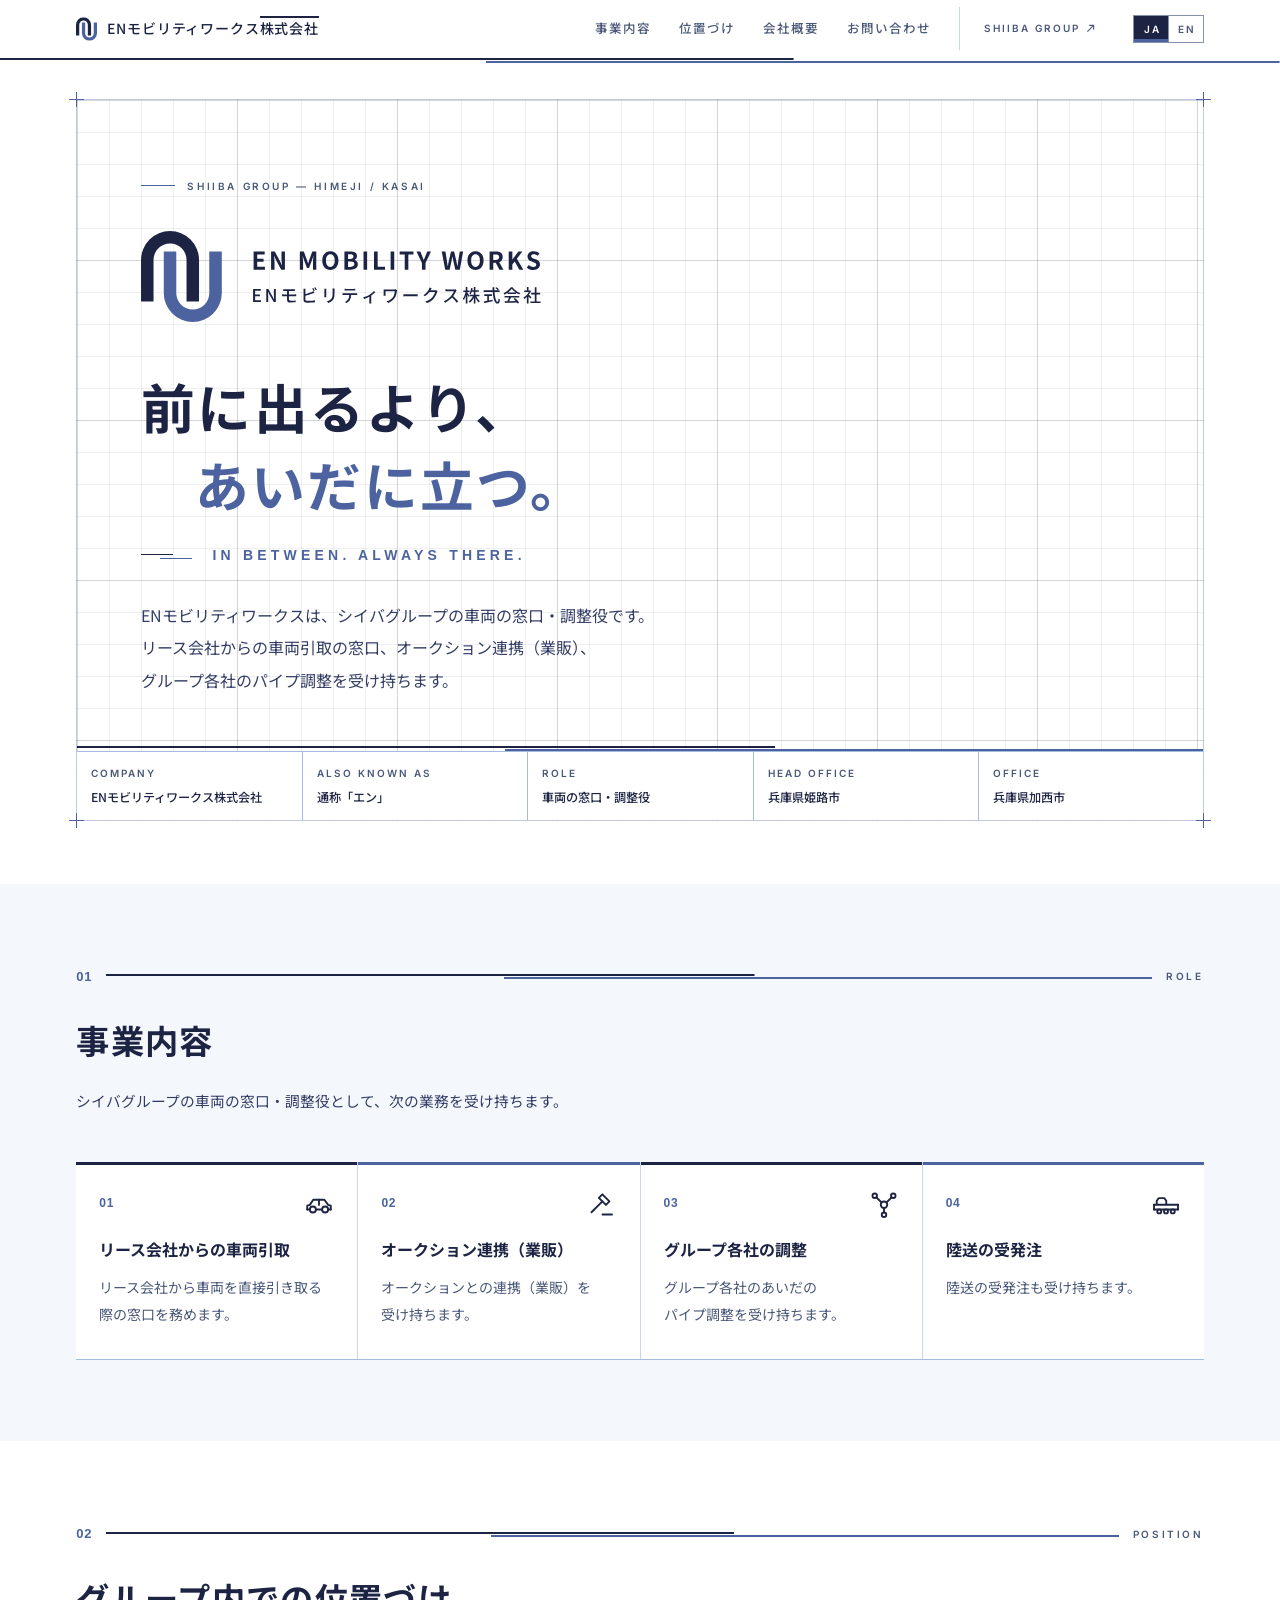
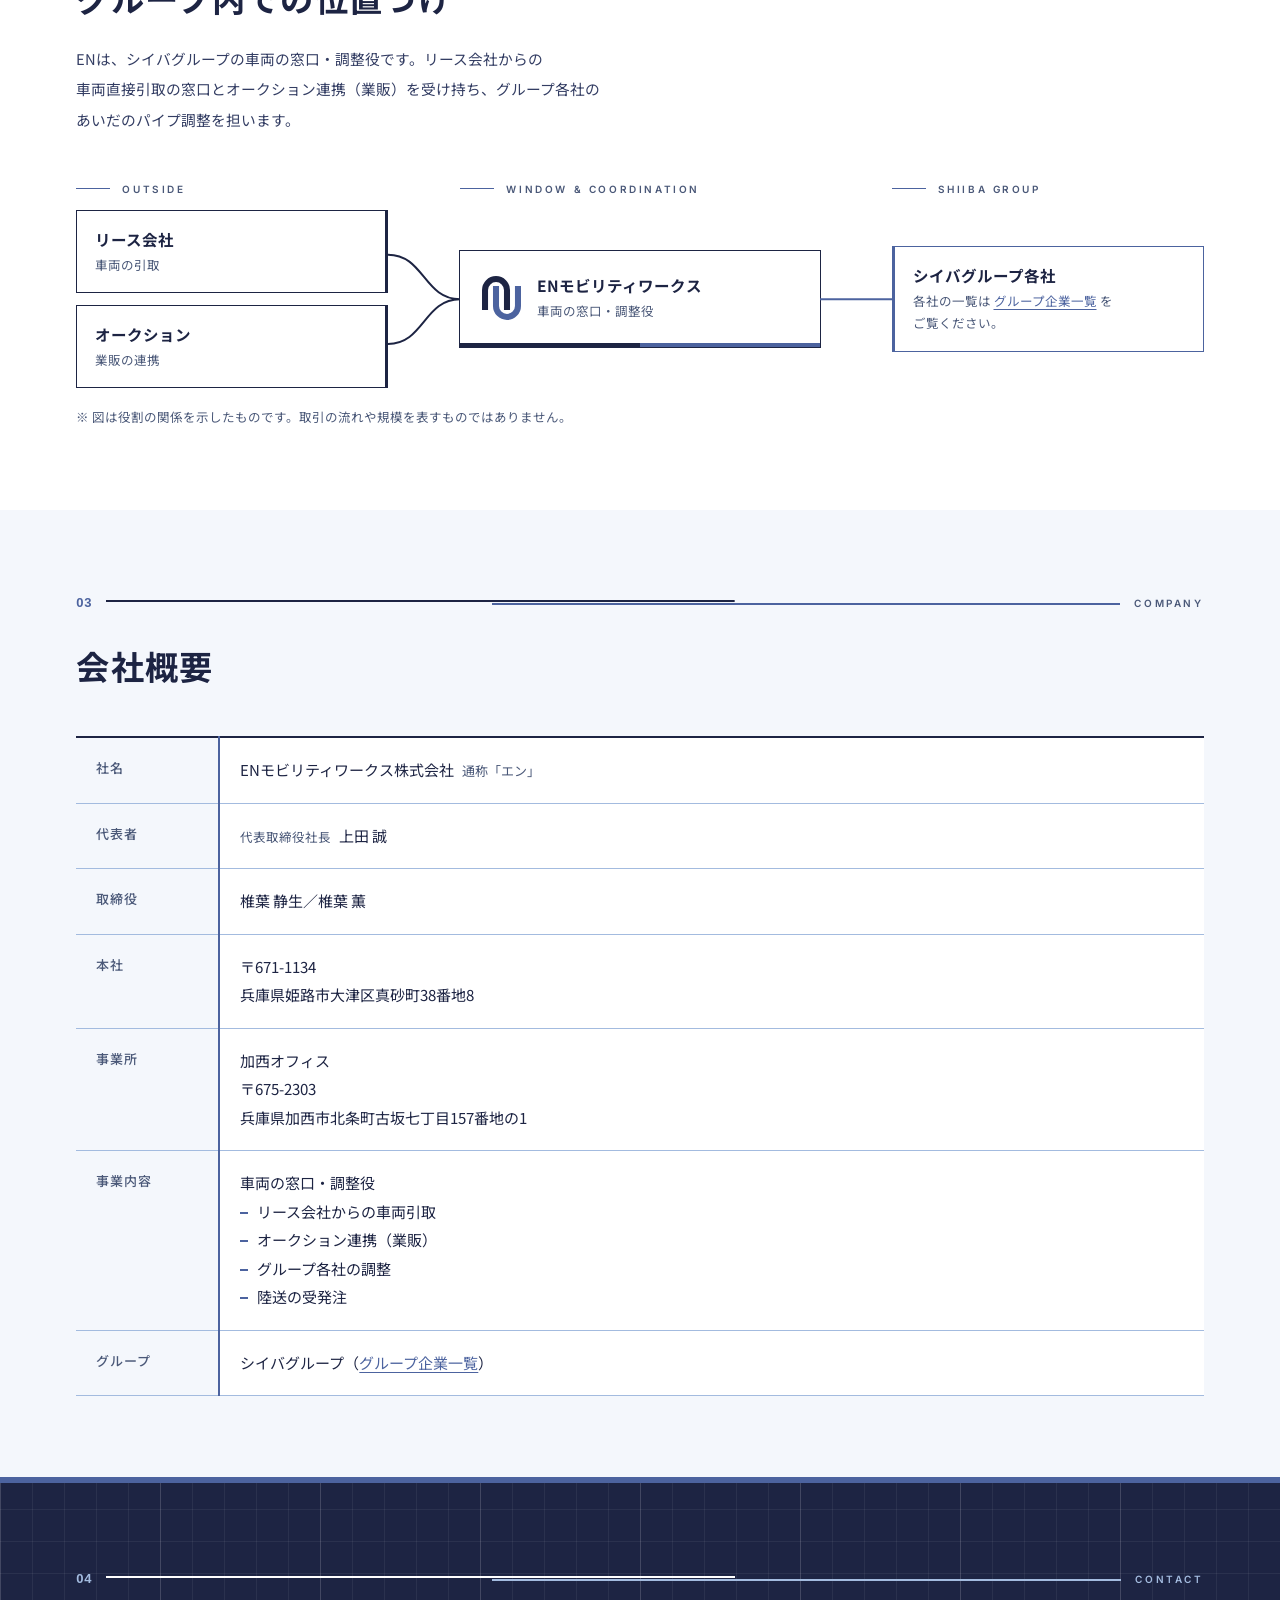
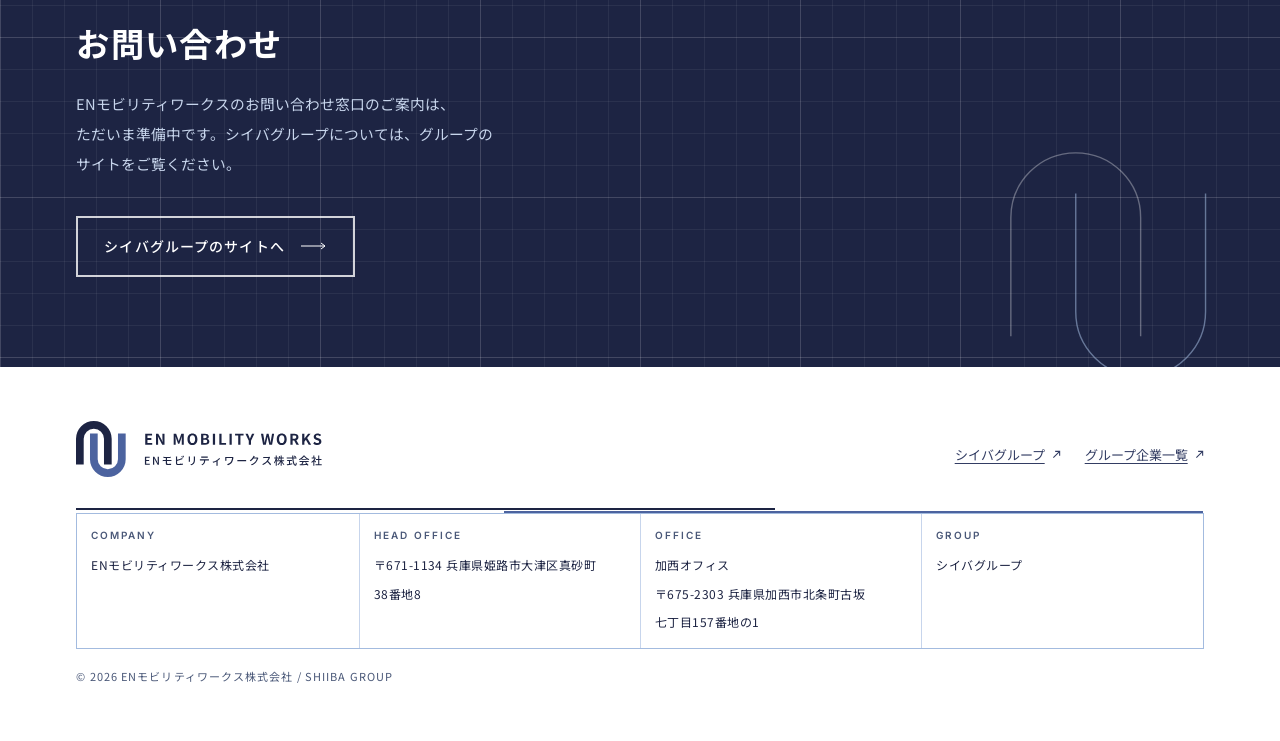
<file: index.html>
<!doctype html>
<html lang="ja">
<head>
<meta charset="utf-8">
<meta name="viewport" content="width=device-width, initial-scale=1">
<meta name="google-site-verification" content="N2fTzN17R7KPYbepOB4gUtdCxkQU84EeI4ezeOl0Rp4">
<link rel="canonical" href="https://www.en0418.co.jp/">
<link rel="alternate" hreflang="ja" href="https://www.en0418.co.jp/">
<link rel="alternate" hreflang="en" href="https://www.en0418.co.jp/english/">
<link rel="alternate" hreflang="x-default" href="https://www.en0418.co.jp/">
<title>ENモビリティワークス株式会社｜シイバグループ 車両の窓口・調整役</title>
<meta name="description" content="ENモビリティワークス株式会社（通称「エン」）は、シイバグループの車両の窓口・調整役です。リース会社からの車両引取、オークション連携（業販）、グループ各社の調整を受け持ちます。本社 兵庫県姫路市、加西オフィス 兵庫県加西市。">
<meta name="theme-color" content="#FFFFFF">

<meta property="og:type" content="website">
<meta property="og:locale" content="ja_JP">
<meta property="og:site_name" content="ENモビリティワークス株式会社">
<meta property="og:title" content="ENモビリティワークス株式会社｜シイバグループ 車両の窓口・調整役">
<meta property="og:description" content="シイバグループの車両の窓口・調整役。リース会社からの車両引取、オークション連携（業販）、グループ各社の調整を受け持ちます。">
<meta property="og:url" content="https://www.en0418.co.jp/">
<meta property="og:image" content="https://www.en0418.co.jp/og-image.png">
<meta property="og:image:width" content="1200">
<meta property="og:image:height" content="630">
<meta name="twitter:card" content="summary_large_image">

<link rel="icon" href="favicon.svg" type="image/svg+xml">
<link rel="icon" href="favicon-32.png" sizes="32x32" type="image/png">
<link rel="apple-touch-icon" href="apple-touch-icon.png">

<link rel="preconnect" href="https://fonts.googleapis.com">
<link rel="preconnect" href="https://fonts.gstatic.com" crossorigin>
<link rel="stylesheet" href="https://fonts.googleapis.com/css2?family=Syncopate:wght@700&family=Inter:wght@300;400;600;700&family=Noto+Sans+JP:wght@300;400;500;700&display=swap">
<link rel="stylesheet" href="style.css?v=20261030">
<script>
(function(){
  var d = document.documentElement;
  if (!window.matchMedia || matchMedia('(prefers-reduced-motion: reduce)').matches) return;
  if (/[?&]nopre(?:[=&#]|$)/.test(location.search)) return;
  d.classList.add('op');
  setTimeout(function(){ d.classList.remove('op', 'op-skip'); }, 4600);
})();
</script>
</head>
<body id="top">

<div id="op" hidden aria-hidden="true">
  <div class="op-box">
    <div class="op-lk">
      <img class="op-wm" src="assets/en-lockup-navy.svg" width="352" height="80" alt="">
      <div class="op-mw">
        <svg class="op-mk" viewBox="0 0 71 80" focusable="false">
          <path class="op-a" fill="#1D2443" d="M0 62V25.5A25.5 25.5 0 0 1 51 25.5V62H40V25.5A14.5 14.5 0 0 0 11 25.5V62Z"/>
          <path class="op-b" fill="#4C639F" d="M71 18V54.5A25.5 25.5 0 0 1 20 54.5V18H31V54.5A14.5 14.5 0 0 0 60 54.5V18Z"/>
        </svg>
      </div>
    </div>
    <div class="op-seam"><i></i><i></i></div>
  </div>
</div>

<svg width="0" height="0" style="position:absolute" aria-hidden="true" focusable="false"><defs>
  <symbol id="en-mark" viewBox="0 0 71 80">
    <path fill="#1D2443" d="M0 62V25.5A25.5 25.5 0 0 1 51 25.5V62H40V25.5A14.5 14.5 0 0 0 11 25.5V62Z"/>
    <path fill="#4C639F" d="M71 18V54.5A25.5 25.5 0 0 1 20 54.5V18H31V54.5A14.5 14.5 0 0 0 60 54.5V18Z"/>
  </symbol>
  <symbol id="ic-pickup" viewBox="0 0 24 24">
    <path d="M2.6 16.4v-3.1l2.1-.6 2.7-4.1h8.9l3 4.1 2.1.6v3.1"/>
    <path d="M2.6 16.4h1.9M9.7 16.4h4.6M19.5 16.4h1.9"/>
    <circle cx="7.1" cy="16.4" r="2.4"/><circle cx="16.9" cy="16.4" r="2.4"/>
    <path d="M12 8.6v4.1"/>
  </symbol>
  <symbol id="ic-auction" viewBox="0 0 24 24">
    <path d="M10.26 7.08 15.92 12.74 18.74 9.92 13.08 4.26Z"/>
    <path d="M13.09 9.91 4.4 18.6"/>
    <path d="M13.2 20.4h7.6"/>
  </symbol>
  <symbol id="ic-hub" viewBox="0 0 24 24">
    <circle cx="12" cy="12.6" r="2.6"/>
    <circle cx="4.6" cy="5.4" r="1.8"/><circle cx="19.4" cy="5.4" r="1.8"/><circle cx="12" cy="20.6" r="1.8"/>
    <path d="M5.9 6.7 10.1 10.8M18.1 6.7 13.9 10.8M12 15.2v3.6"/>
  </symbol>
  <symbol id="ic-carrier" viewBox="0 0 24 24">
    <path d="M4.6 11.9V9.4l1.6-2.1h4.4l1.6 2.1v2.5"/>
    <path d="M2.4 12.6h19.2"/>
    <path d="M2.4 12.6v3.8M21.6 12.6v3.8"/>
    <path d="M2.4 16.4h19.2"/>
    <circle cx="6.6" cy="17.9" r="1.6"/><circle cx="12" cy="17.9" r="1.6"/><circle cx="17.4" cy="17.9" r="1.6"/>
  </symbol>
  <symbol id="ic-ext" viewBox="0 0 10 10">
    <path d="M3.5 1.5h5v5M8.5 1.5 1.5 8.5" fill="none" stroke="currentColor" stroke-width="1.2"/>
  </symbol>
</defs></svg>

<a class="skip" href="#main">本文へスキップ</a>

<header>
  <div class="hd wrap">
    <a class="brand" href="#top" aria-label="ENモビリティワークス株式会社 ページの先頭へ">
      <svg viewBox="0 0 71 80" width="21" height="24" aria-hidden="true"><use href="#en-mark"/></svg>
      <span>ENモビリティワークス<span class="co">株式会社</span></span>
    </a>
    <nav aria-label="ページ内">
      <a class="sec" href="#role">事業内容</a>
      <a class="sec" href="#position">位置づけ</a>
      <a class="sec" href="#company">会社概要</a>
      <a href="#contact">お問い合わせ</a>
      <a class="grp" href="https://www.shiiba-0418.com/" rel="noopener">SHIIBA GROUP<svg class="ext" viewBox="0 0 10 10" aria-hidden="true"><use href="#ic-ext"/></svg></a>
    </nav>
  </div>
</header>

<main id="main">

<section id="hero" class="wrap" aria-labelledby="h-title">
  <div class="sheet">
    <svg class="reg tl" viewBox="0 0 15 15" aria-hidden="true"><path d="M7.5 0V15M0 7.5H15" stroke="currentColor" stroke-width="1"/></svg>
    <svg class="reg tr" viewBox="0 0 15 15" aria-hidden="true"><path d="M7.5 0V15M0 7.5H15" stroke="currentColor" stroke-width="1"/></svg>
    <svg class="reg bl" viewBox="0 0 15 15" aria-hidden="true"><path d="M7.5 0V15M0 7.5H15" stroke="currentColor" stroke-width="1"/></svg>
    <svg class="reg br" viewBox="0 0 15 15" aria-hidden="true"><path d="M7.5 0V15M0 7.5H15" stroke="currentColor" stroke-width="1"/></svg>

    <div class="hero-grid">
    <div class="hero-txt">
    <div class="lab"><i></i><span><span class="nw">Shiiba Group —</span> <span class="nw">Himeji / Kasai</span></span></div>

    <h1 class="h1" id="h-title">
      <img src="assets/en-lockup-navy.svg" alt="ENモビリティワークス株式会社" width="352" height="80">
    </h1>

    <p class="catch">
      <span class="ln">前に出るより、</span>
      <span class="ln b">あいだに立つ。</span>
    </p>
    <p class="sub"><i></i><span lang="en"><span class="nw">In between.</span> <span class="nw">Always there.</span></span></p>

    <p class="lede">ENモビリティワークスは、シイバグループの車両の窓口・調整役です。リース会社からの車両引取の窓口、オークション連携（業販）、グループ各社のパイプ調整を受け持ちます。</p>
    </div>

    </div>

    <div class="tbk">
      <div><b>Company</b><span>ENモビリティワークス株式会社</span></div>
      <div><b>Also known as</b><span>通称「エン」</span></div>
      <div><b>Role</b><span>車両の窓口・調整役</span></div>
      <div><b>Head office</b><span>兵庫県姫路市</span></div>
      <div><b>Office</b><span>兵庫県加西市</span></div>
    </div>
  </div>
</section>

<section id="role" class="blk" aria-labelledby="h-role">
  <div class="wrap">
    <div class="chap" aria-hidden="true"><span class="no">01</span><span class="ln"></span><span class="nm">Role</span></div>
    <h2 id="h-role">事業内容</h2>
    <p class="intro">シイバグループの車両の窓口・調整役として、次の業務を受け持ちます。</p>

    <ul class="roles">
      <li>
        <div class="top"><span class="n">01</span><svg class="ic" viewBox="0 0 24 24" aria-hidden="true"><use href="#ic-pickup"/></svg></div>
        <h3>リース会社からの車両引取</h3>
        <p>リース会社から車両を直接引き取る際の窓口を務めます。</p>
      </li>
      <li>
        <div class="top"><span class="n">02</span><svg class="ic" viewBox="0 0 24 24" aria-hidden="true"><use href="#ic-auction"/></svg></div>
        <h3>オークション連携（業販）</h3>
        <p>オークションとの連携（業販）を受け持ちます。</p>
      </li>
      <li>
        <div class="top"><span class="n">03</span><svg class="ic" viewBox="0 0 24 24" aria-hidden="true"><use href="#ic-hub"/></svg></div>
        <h3>グループ各社の調整</h3>
        <p>グループ各社のあいだのパイプ調整を受け持ちます。</p>
      </li>
      <li>
        <div class="top"><span class="n">04</span><svg class="ic" viewBox="0 0 24 24" aria-hidden="true"><use href="#ic-carrier"/></svg></div>
        <h3>陸送の受発注</h3>
        <p>陸送の受発注も受け持ちます。</p>
      </li>
    </ul>
  </div>
</section>

<section id="position" class="blk" aria-labelledby="h-pos">
  <div class="wrap">
    <div class="chap" aria-hidden="true"><span class="no">02</span><span class="ln"></span><span class="nm">Position</span></div>
    <h2 id="h-pos">グループ内での位置づけ</h2>
    <p class="intro">ENは、シイバグループの車両の窓口・調整役です。リース会社からの車両直接引取の窓口とオークション連携（業販）を受け持ち、グループ各社のあいだのパイプ調整を担います。</p>

    <div class="pos" role="group" aria-label="ENモビリティワークスの位置づけ（外部、EN、シイバグループ各社の関係）">
      <div class="lab l-out"><i></i>Outside</div>
      <div class="node n-lease"><strong>リース会社</strong><small>車両の引取</small></div>
      <div class="node n-auc"><strong>オークション</strong><small>業販の連携</small></div>

      <div class="conn c-in" aria-hidden="true">
        <svg class="h" viewBox="0 0 100 100" preserveAspectRatio="none"><path d="M0 25C50 25 50 50 100 50M0 75C50 75 50 50 100 50" vector-effect="non-scaling-stroke"/></svg>
        <span class="v"></span>
      </div>

      <div class="lab l-en"><i></i>Window &amp; Coordination</div>
      <div class="node core">
        <svg viewBox="0 0 71 80" width="39" height="44" aria-hidden="true"><use href="#en-mark"/></svg>
        <div><strong>ENモビリティワークス</strong><small>車両の窓口・調整役</small></div>
      </div>

      <div class="conn c-out" aria-hidden="true">
        <svg class="h" viewBox="0 0 100 100" preserveAspectRatio="none"><path d="M0 50H100" vector-effect="non-scaling-stroke"/></svg>
        <span class="v"></span>
      </div>

      <div class="lab l-grp"><i></i>Shiiba Group</div>
      <div class="node n-grp">
        <strong>シイバグループ各社</strong>
        <small>各社の一覧は <a href="https://www.shiiba-0418.com/group.html" rel="noopener">グループ企業一覧</a> をご覧ください。</small>
      </div>
    </div>
    <p class="pos-note">※ 図は役割の関係を示したものです。取引の流れや規模を表すものではありません。</p>
  </div>
</section>

<section id="company" class="blk" aria-labelledby="h-co">
  <div class="wrap">
    <div class="chap" aria-hidden="true"><span class="no">03</span><span class="ln"></span><span class="nm">Company</span></div>
    <h2 id="h-co">会社概要</h2>

    <table class="co">
      <tbody>
        <tr><th scope="row">社名</th><td>ENモビリティワークス株式会社<span class="alias">通称「エン」</span></td></tr>
        <tr><th scope="row">代表者</th><td><small>代表取締役社長</small>上田 誠</td></tr>
        <tr><th scope="row">取締役</th><td>椎葉 静生／椎葉 薫</td></tr>
        <tr><th scope="row">本社</th><td>〒671-1134<br>兵庫県姫路市大津区真砂町38番地8</td></tr>
        <tr><th scope="row">事業所</th><td>加西オフィス<br>〒675-2303<br><span style="white-space:nowrap">兵庫県加西市</span><wbr><span style="white-space:nowrap">北条町古坂</span><wbr><span style="white-space:nowrap">七丁目157番地の1</span></td></tr>
        <tr><th scope="row">事業内容</th><td>
          車両の窓口・調整役
          <ul>
            <li>リース会社からの車両引取</li>
            <li>オークション連携（業販）</li>
            <li>グループ各社の調整</li>
            <li>陸送の受発注</li>
          </ul>
        </td></tr>
        <tr><th scope="row">グループ</th><td>シイバグループ（<a href="https://www.shiiba-0418.com/group.html" rel="noopener">グループ企業一覧</a>）</td></tr>
      </tbody>
    </table>
  </div>
</section>

<section id="contact" aria-labelledby="h-ct">
  <svg class="arches" viewBox="0 0 71 80" aria-hidden="true" focusable="false">
    <path class="a" d="M5.5 62V25.5A20 20 0 0 1 45.5 25.5V62"/>
    <path class="b" d="M65.5 18V54.5A20 20 0 0 1 25.5 54.5V18"/>
  </svg>
  <div class="wrap">
    <div class="chap" aria-hidden="true"><span class="no">04</span><span class="ln"></span><span class="nm">Contact</span></div>
    <h2 id="h-ct">お問い合わせ</h2>
    <p class="intro">ENモビリティワークスの<wbr><span style="white-space:nowrap">お問い合わせ窓口</span>の<wbr>ご案内は、ただいま準備中です。シイバグループについては、グループのサイトをご覧ください。</p>
    <a class="btn" href="https://www.shiiba-0418.com/" rel="noopener">
      <span>シイバグループのサイトへ</span>
      <svg viewBox="0 0 26 8" aria-hidden="true"><path d="M0 4h24M20 1l4 3-4 3" fill="none" stroke="currentColor" stroke-width="1"/></svg>
    </a>
  </div>
</section>

</main>

<footer class="wrap">
  <div class="f-top">
    <img src="assets/en-lockup-navy.svg" alt="ENモビリティワークス株式会社" width="246" height="56">
    <nav class="f-links" aria-label="シイバグループ">
      <a href="https://www.shiiba-0418.com/" rel="noopener">シイバグループ<svg class="ext" viewBox="0 0 10 10" aria-hidden="true"><use href="#ic-ext"/></svg></a>
      <a href="https://www.shiiba-0418.com/group.html" rel="noopener">グループ企業一覧<svg class="ext" viewBox="0 0 10 10" aria-hidden="true"><use href="#ic-ext"/></svg></a>
    </nav>
  </div>
  <div class="f-block">
    <div><b>Company</b><span>ENモビリティワークス株式会社</span></div>
    <div><b>Head office</b><span>〒671-1134 <span style="white-space:nowrap">兵庫県姫路市</span><wbr><span style="white-space:nowrap">大津区真砂町</span><wbr><span style="white-space:nowrap">38番地8</span></span></div>
    <div><b>Office</b><span>加西オフィス<br>〒675-2303 <span style="white-space:nowrap">兵庫県加西市</span><wbr><span style="white-space:nowrap">北条町古坂</span><wbr><span style="white-space:nowrap">七丁目157番地の1</span></span></div>
    <div><b>Group</b><span>シイバグループ</span></div>
  </div>
  <div class="f-cr">© 2026 ENモビリティワークス株式会社 / SHIIBA GROUP</div>
</footer>

<script>
(function(){
  var d = document.documentElement, op = document.getElementById('op');
  if (!op || !d.classList.contains('op')) return;
  var done = false, skipping = false;
  function end(){
    if (done) return; done = true;
    d.classList.remove('op', 'op-skip');
    window.removeEventListener('keydown', key);
  }
  function skip(){
    if (done || skipping) return; skipping = true;
    d.classList.add('op-skip');
    setTimeout(end, 300);
  }
  function key(e){
    if (!d.classList.contains('op')) { end(); return; }
    if (e.key === 'Escape' || e.key === 'Enter' || e.key === ' ' || e.key === 'Tab'){
      if (e.key !== 'Tab') e.preventDefault();
      skip();
    }
  }
  op.addEventListener('click', skip);
  op.addEventListener('touchstart', skip, {passive:true});
  window.addEventListener('keydown', key);
  op.addEventListener('animationend', function(e){ if (e.target === op) end(); });
})();
</script>
<script src="lang.js"></script>
</body>
</html>
</file>
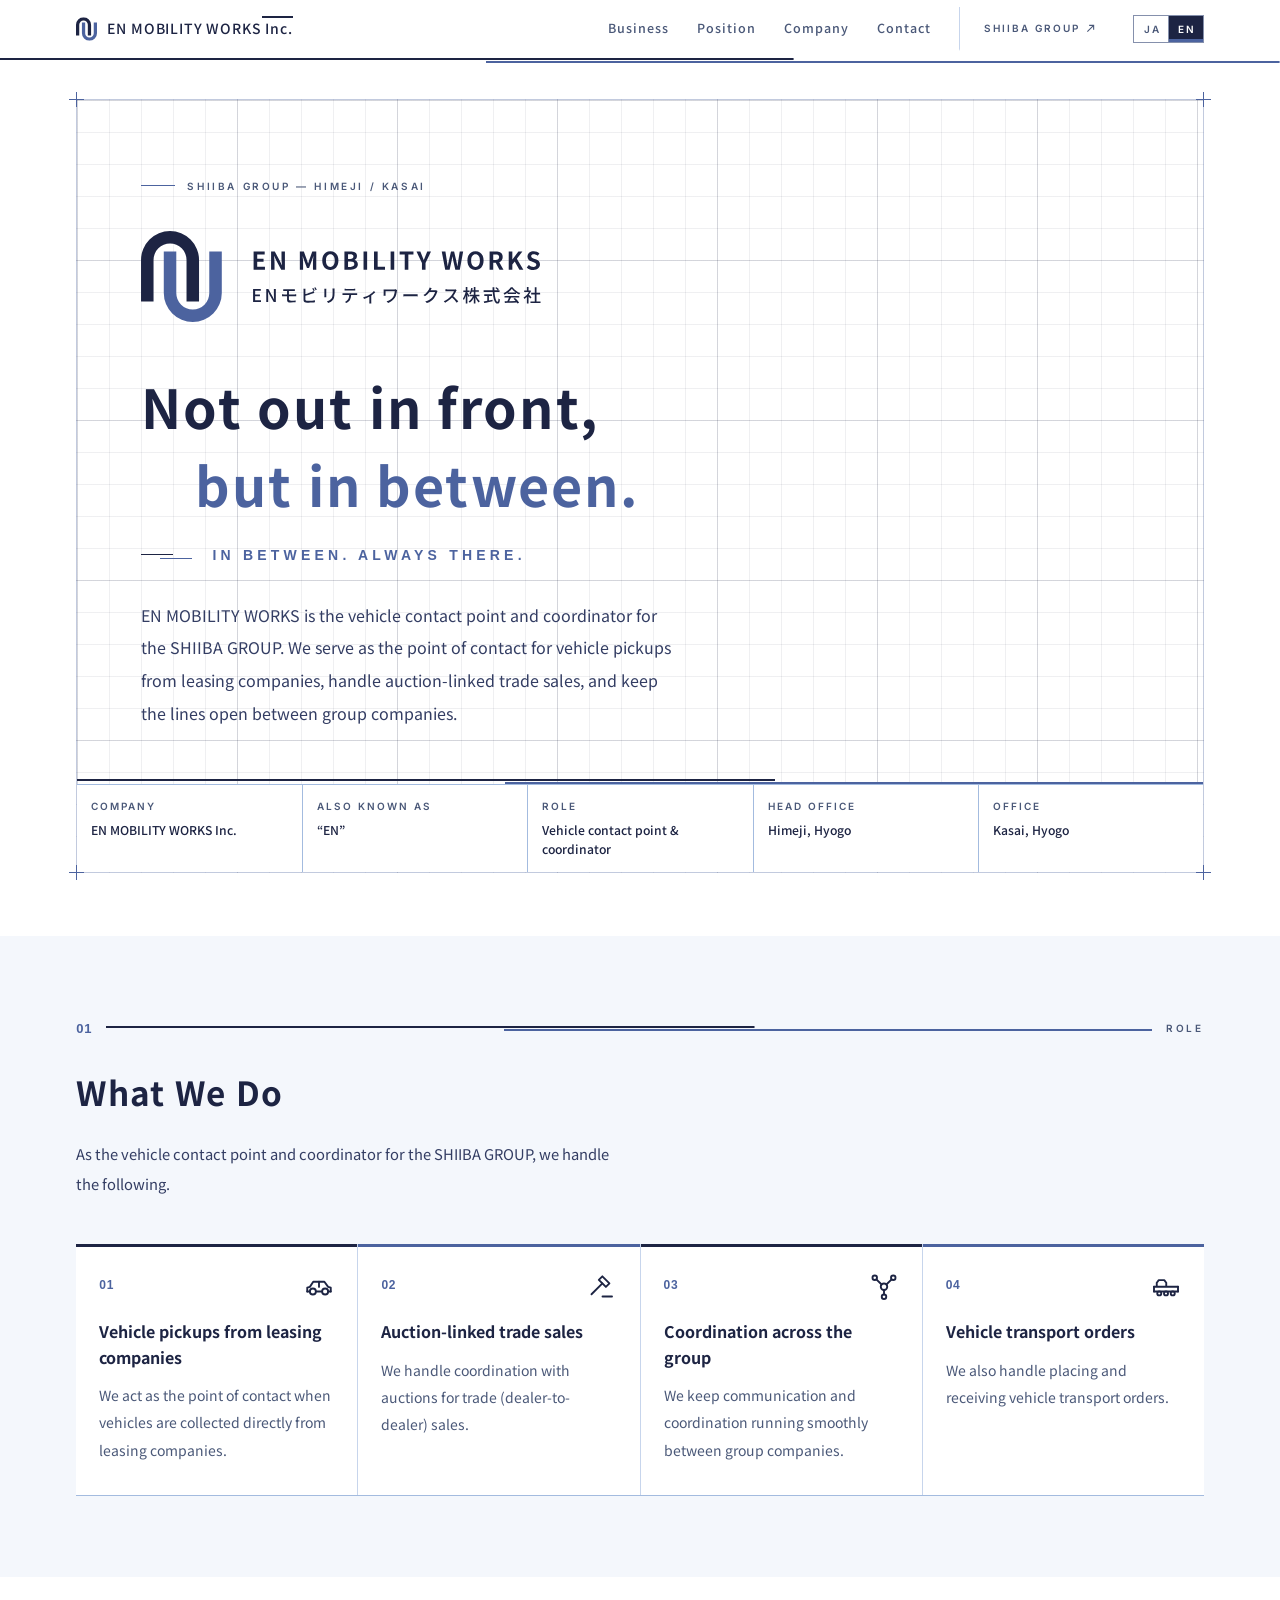
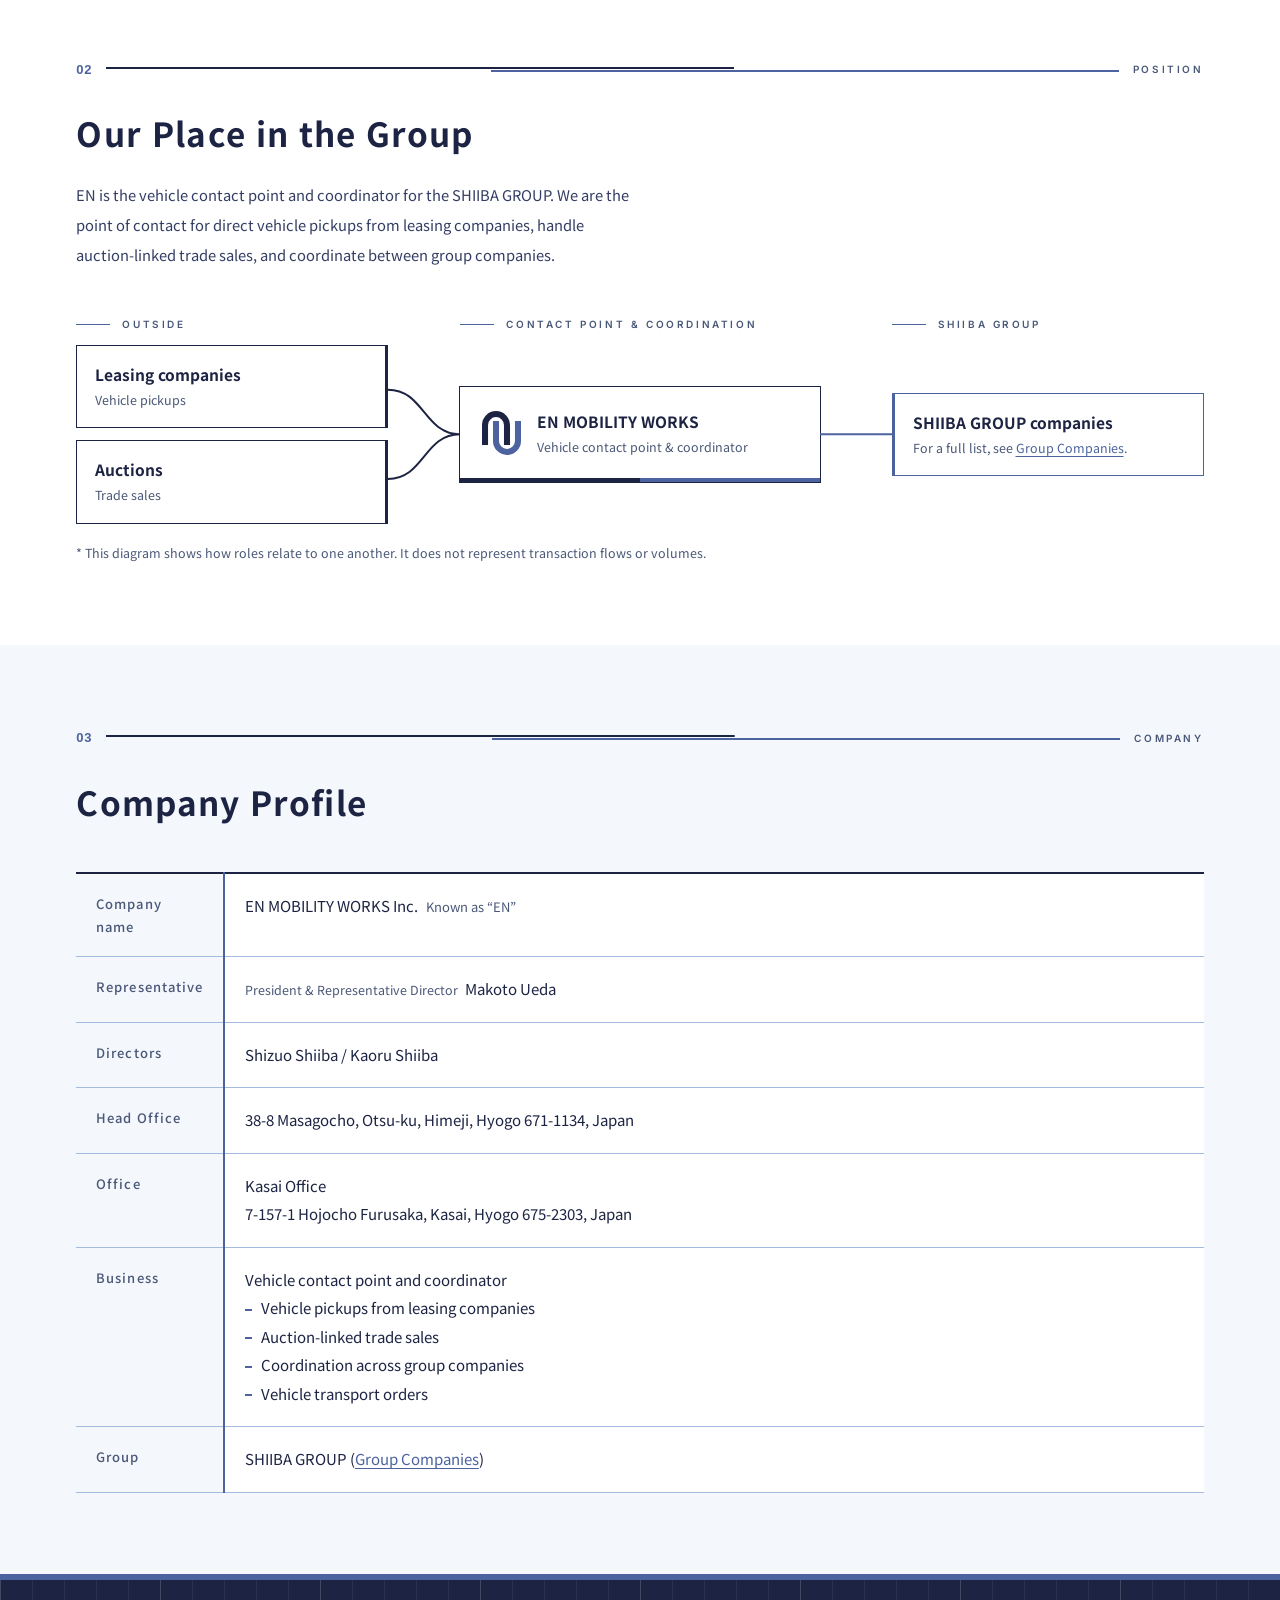
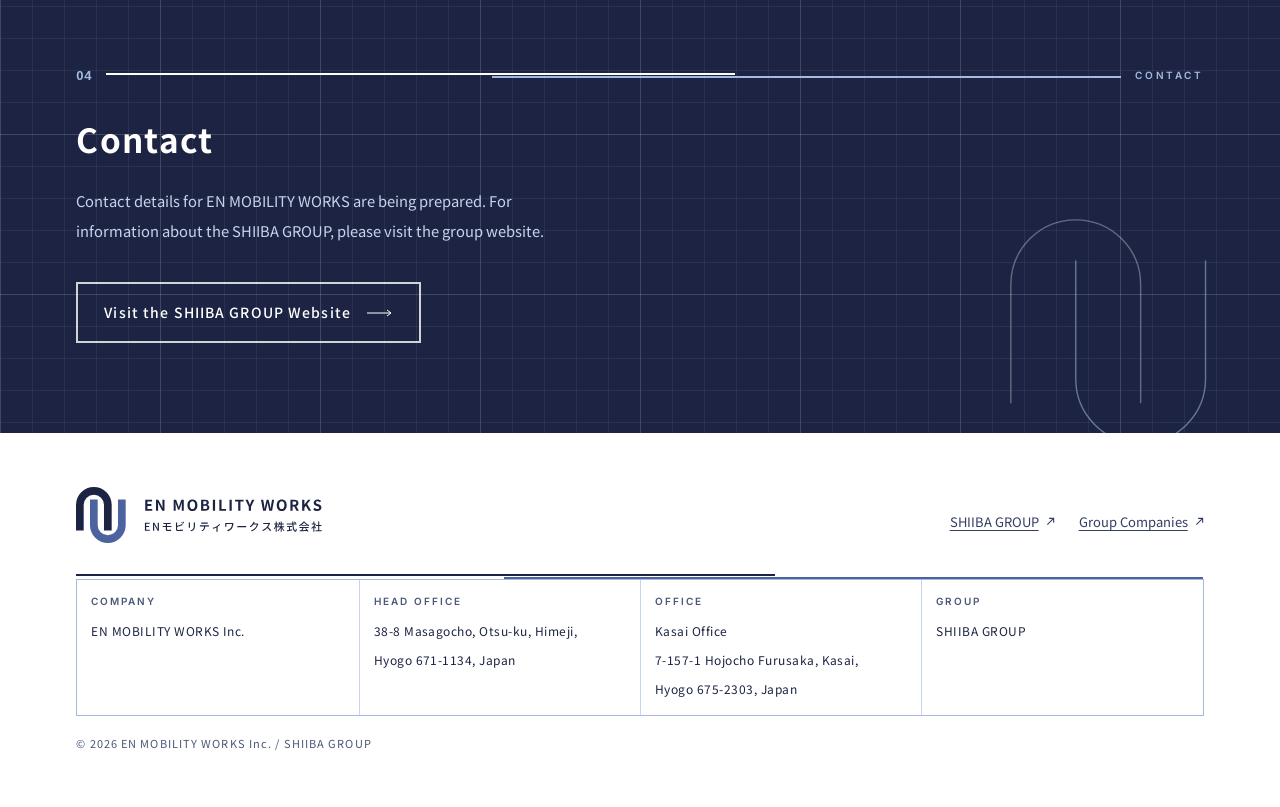
<file: english/index.html>
<!doctype html>
<html lang="en">
<head>
<meta charset="utf-8">
<meta name="viewport" content="width=device-width, initial-scale=1">
<link rel="canonical" href="https://www.en0418.co.jp/english/">
<link rel="alternate" hreflang="ja" href="https://www.en0418.co.jp/">
<link rel="alternate" hreflang="en" href="https://www.en0418.co.jp/english/">
<link rel="alternate" hreflang="x-default" href="https://www.en0418.co.jp/">
<title>EN MOBILITY WORKS Inc. | Vehicle Contact Point &amp; Coordinator | SHIIBA GROUP</title>
<meta name="description" content="EN MOBILITY WORKS Inc. (known as &quot;EN&quot;) is the vehicle contact point and coordinator for the SHIIBA GROUP, handling vehicle pickups from leasing companies, auction-linked trade sales, and coordination across group companies. Head Office in Himeji, Hyogo; Kasai Office in Kasai, Hyogo.">
<meta name="theme-color" content="#FFFFFF">

<meta property="og:type" content="website">
<meta property="og:locale" content="en_US">
<meta property="og:locale:alternate" content="ja_JP">
<meta property="og:site_name" content="EN MOBILITY WORKS Inc.">
<meta property="og:title" content="EN MOBILITY WORKS Inc. | Vehicle Contact Point &amp; Coordinator | SHIIBA GROUP">
<meta property="og:description" content="The vehicle contact point and coordinator for the SHIIBA GROUP, handling vehicle pickups from leasing companies, auction-linked trade sales, and coordination across group companies.">
<meta property="og:url" content="https://www.en0418.co.jp/english/">
<meta property="og:image" content="https://www.en0418.co.jp/og-image.png">
<meta property="og:image:width" content="1200">
<meta property="og:image:height" content="630">
<meta name="twitter:card" content="summary_large_image">

<link rel="icon" href="../favicon.svg" type="image/svg+xml">
<link rel="icon" href="../favicon-32.png" sizes="32x32" type="image/png">
<link rel="apple-touch-icon" href="../apple-touch-icon.png">

<link rel="preconnect" href="https://fonts.googleapis.com">
<link rel="preconnect" href="https://fonts.gstatic.com" crossorigin>
<link rel="stylesheet" href="https://fonts.googleapis.com/css2?family=Syncopate:wght@700&family=Inter:wght@300;400;600;700&family=Noto+Sans+JP:wght@300;400;500;700&display=swap">
<link rel="stylesheet" href="../style.css?v=20261030">
<script>
(function(){
  var d = document.documentElement;
  if (!window.matchMedia || matchMedia('(prefers-reduced-motion: reduce)').matches) return;
  if (/[?&]nopre(?:[=&#]|$)/.test(location.search)) return;
  d.classList.add('op');
  setTimeout(function(){ d.classList.remove('op', 'op-skip'); }, 4600);
})();
</script>
</head>
<body id="top">

<div id="op" hidden aria-hidden="true">
  <div class="op-box">
    <div class="op-lk">
      <img class="op-wm" src="../assets/en-lockup-navy.svg" width="352" height="80" alt="">
      <div class="op-mw">
        <svg class="op-mk" viewBox="0 0 71 80" focusable="false">
          <path class="op-a" fill="#1D2443" d="M0 62V25.5A25.5 25.5 0 0 1 51 25.5V62H40V25.5A14.5 14.5 0 0 0 11 25.5V62Z"/>
          <path class="op-b" fill="#4C639F" d="M71 18V54.5A25.5 25.5 0 0 1 20 54.5V18H31V54.5A14.5 14.5 0 0 0 60 54.5V18Z"/>
        </svg>
      </div>
    </div>
    <div class="op-seam"><i></i><i></i></div>
  </div>
</div>

<svg width="0" height="0" style="position:absolute" aria-hidden="true" focusable="false"><defs>
  <symbol id="en-mark" viewBox="0 0 71 80">
    <path fill="#1D2443" d="M0 62V25.5A25.5 25.5 0 0 1 51 25.5V62H40V25.5A14.5 14.5 0 0 0 11 25.5V62Z"/>
    <path fill="#4C639F" d="M71 18V54.5A25.5 25.5 0 0 1 20 54.5V18H31V54.5A14.5 14.5 0 0 0 60 54.5V18Z"/>
  </symbol>
  <symbol id="ic-pickup" viewBox="0 0 24 24">
    <path d="M2.6 16.4v-3.1l2.1-.6 2.7-4.1h8.9l3 4.1 2.1.6v3.1"/>
    <path d="M2.6 16.4h1.9M9.7 16.4h4.6M19.5 16.4h1.9"/>
    <circle cx="7.1" cy="16.4" r="2.4"/><circle cx="16.9" cy="16.4" r="2.4"/>
    <path d="M12 8.6v4.1"/>
  </symbol>
  <symbol id="ic-auction" viewBox="0 0 24 24">
    <path d="M10.26 7.08 15.92 12.74 18.74 9.92 13.08 4.26Z"/>
    <path d="M13.09 9.91 4.4 18.6"/>
    <path d="M13.2 20.4h7.6"/>
  </symbol>
  <symbol id="ic-hub" viewBox="0 0 24 24">
    <circle cx="12" cy="12.6" r="2.6"/>
    <circle cx="4.6" cy="5.4" r="1.8"/><circle cx="19.4" cy="5.4" r="1.8"/><circle cx="12" cy="20.6" r="1.8"/>
    <path d="M5.9 6.7 10.1 10.8M18.1 6.7 13.9 10.8M12 15.2v3.6"/>
  </symbol>
  <symbol id="ic-carrier" viewBox="0 0 24 24">
    <path d="M4.6 11.9V9.4l1.6-2.1h4.4l1.6 2.1v2.5"/>
    <path d="M2.4 12.6h19.2"/>
    <path d="M2.4 12.6v3.8M21.6 12.6v3.8"/>
    <path d="M2.4 16.4h19.2"/>
    <circle cx="6.6" cy="17.9" r="1.6"/><circle cx="12" cy="17.9" r="1.6"/><circle cx="17.4" cy="17.9" r="1.6"/>
  </symbol>
  <symbol id="ic-ext" viewBox="0 0 10 10">
    <path d="M3.5 1.5h5v5M8.5 1.5 1.5 8.5" fill="none" stroke="currentColor" stroke-width="1.2"/>
  </symbol>
</defs></svg>

<a class="skip" href="#main">Skip to main content</a>

<header>
  <div class="hd wrap">
    <a class="brand" href="#top" aria-label="EN MOBILITY WORKS Inc. — back to top">
      <svg viewBox="0 0 71 80" width="21" height="24" aria-hidden="true"><use href="#en-mark"/></svg>
      <span>EN MOBILITY WORKS<span class="co"> Inc.</span></span>
    </a>
    <nav aria-label="On this page">
      <a class="sec" href="#role">Business</a>
      <a class="sec" href="#position">Position</a>
      <a class="sec" href="#company">Company</a>
      <a href="#contact">Contact</a>
      <a class="grp" href="https://www.shiiba-0418.com/english/" rel="noopener">SHIIBA GROUP<svg class="ext" viewBox="0 0 10 10" aria-hidden="true"><use href="#ic-ext"/></svg></a>
    </nav>
  </div>
</header>

<main id="main">

<section id="hero" class="wrap" aria-labelledby="h-title">
  <div class="sheet">
    <svg class="reg tl" viewBox="0 0 15 15" aria-hidden="true"><path d="M7.5 0V15M0 7.5H15" stroke="currentColor" stroke-width="1"/></svg>
    <svg class="reg tr" viewBox="0 0 15 15" aria-hidden="true"><path d="M7.5 0V15M0 7.5H15" stroke="currentColor" stroke-width="1"/></svg>
    <svg class="reg bl" viewBox="0 0 15 15" aria-hidden="true"><path d="M7.5 0V15M0 7.5H15" stroke="currentColor" stroke-width="1"/></svg>
    <svg class="reg br" viewBox="0 0 15 15" aria-hidden="true"><path d="M7.5 0V15M0 7.5H15" stroke="currentColor" stroke-width="1"/></svg>

    <div class="hero-grid">
    <div class="hero-txt">
    <div class="lab"><i></i><span><span class="nw">Shiiba Group —</span> <span class="nw">Himeji / Kasai</span></span></div>

    <h1 class="h1" id="h-title">
      <img src="../assets/en-lockup-navy.svg" alt="EN MOBILITY WORKS Inc." width="352" height="80">
    </h1>

    <p class="catch">
      <span class="ln">Not out in front,</span>
      <span class="ln b">but in between.</span>
    </p>
    <p class="sub"><i></i><span lang="en"><span class="nw">In between.</span> <span class="nw">Always there.</span></span></p>

    <p class="lede">EN MOBILITY WORKS is the vehicle contact point and coordinator for the SHIIBA GROUP. We serve as the point of contact for vehicle pickups from leasing companies, handle auction-linked trade sales, and keep the lines open between group companies.</p>
    </div>

    </div>

    <div class="tbk">
      <div><b>Company</b><span>EN MOBILITY WORKS Inc.</span></div>
      <div><b>Also known as</b><span>&ldquo;EN&rdquo;</span></div>
      <div><b>Role</b><span>Vehicle contact point &amp; coordinator</span></div>
      <div><b>Head Office</b><span>Himeji, Hyogo</span></div>
      <div><b>Office</b><span>Kasai, Hyogo</span></div>
    </div>
  </div>
</section>

<section id="role" class="blk" aria-labelledby="h-role">
  <div class="wrap">
    <div class="chap" aria-hidden="true"><span class="no">01</span><span class="ln"></span><span class="nm">Role</span></div>
    <h2 id="h-role">What We Do</h2>
    <p class="intro">As the vehicle contact point and coordinator for the SHIIBA GROUP, we handle the following.</p>

    <ul class="roles">
      <li>
        <div class="top"><span class="n">01</span><svg class="ic" viewBox="0 0 24 24" aria-hidden="true"><use href="#ic-pickup"/></svg></div>
        <h3>Vehicle pickups from leasing companies</h3>
        <p>We act as the point of contact when vehicles are collected directly from leasing companies.</p>
      </li>
      <li>
        <div class="top"><span class="n">02</span><svg class="ic" viewBox="0 0 24 24" aria-hidden="true"><use href="#ic-auction"/></svg></div>
        <h3>Auction-linked trade sales</h3>
        <p>We handle coordination with auctions for trade (dealer-to-dealer) sales.</p>
      </li>
      <li>
        <div class="top"><span class="n">03</span><svg class="ic" viewBox="0 0 24 24" aria-hidden="true"><use href="#ic-hub"/></svg></div>
        <h3>Coordination across the group</h3>
        <p>We keep communication and coordination running smoothly between group companies.</p>
      </li>
      <li>
        <div class="top"><span class="n">04</span><svg class="ic" viewBox="0 0 24 24" aria-hidden="true"><use href="#ic-carrier"/></svg></div>
        <h3>Vehicle transport orders</h3>
        <p>We also handle placing and receiving vehicle transport orders.</p>
      </li>
    </ul>
  </div>
</section>

<section id="position" class="blk" aria-labelledby="h-pos">
  <div class="wrap">
    <div class="chap" aria-hidden="true"><span class="no">02</span><span class="ln"></span><span class="nm">Position</span></div>
    <h2 id="h-pos">Our Place in the Group</h2>
    <p class="intro">EN is the vehicle contact point and coordinator for the SHIIBA GROUP. We are the point of contact for direct vehicle pickups from leasing companies, handle auction-linked trade sales, and coordinate between group companies.</p>

    <div class="pos" role="group" aria-label="Role of EN MOBILITY WORKS (relationship between outside parties, EN and SHIIBA GROUP companies)">
      <div class="lab l-out"><i></i>Outside</div>
      <div class="node n-lease"><strong>Leasing companies</strong><small>Vehicle pickups</small></div>
      <div class="node n-auc"><strong>Auctions</strong><small>Trade sales</small></div>

      <div class="conn c-in" aria-hidden="true">
        <svg class="h" viewBox="0 0 100 100" preserveAspectRatio="none"><path d="M0 25C50 25 50 50 100 50M0 75C50 75 50 50 100 50" vector-effect="non-scaling-stroke"/></svg>
        <span class="v"></span>
      </div>

      <div class="lab l-en"><i></i>Contact Point &amp; Coordination</div>
      <div class="node core">
        <svg viewBox="0 0 71 80" width="39" height="44" aria-hidden="true"><use href="#en-mark"/></svg>
        <div><strong>EN MOBILITY WORKS</strong><small>Vehicle contact point &amp; coordinator</small></div>
      </div>

      <div class="conn c-out" aria-hidden="true">
        <svg class="h" viewBox="0 0 100 100" preserveAspectRatio="none"><path d="M0 50H100" vector-effect="non-scaling-stroke"/></svg>
        <span class="v"></span>
      </div>

      <div class="lab l-grp"><i></i>Shiiba Group</div>
      <div class="node n-grp">
        <strong>SHIIBA GROUP companies</strong>
        <small>For a full list, see <a href="https://www.shiiba-0418.com/english/group.html" rel="noopener">Group Companies</a>.</small>
      </div>
    </div>
    <p class="pos-note">* This diagram shows how roles relate to one another. It does not represent transaction flows or volumes.</p>
  </div>
</section>

<section id="company" class="blk" aria-labelledby="h-co">
  <div class="wrap">
    <div class="chap" aria-hidden="true"><span class="no">03</span><span class="ln"></span><span class="nm">Company</span></div>
    <h2 id="h-co">Company Profile</h2>

    <table class="co">
      <tbody>
        <tr><th scope="row">Company name</th><td>EN MOBILITY WORKS Inc.<span class="alias">Known as &ldquo;EN&rdquo;</span></td></tr>
        <tr><th scope="row">Representative</th><td><small>President &amp; Representative Director</small>Makoto Ueda</td></tr>
        <tr><th scope="row">Directors</th><td>Shizuo Shiiba / Kaoru Shiiba</td></tr>
        <tr><th scope="row">Head Office</th><td><span style="white-space:nowrap">38-8 Masagocho,</span> <span style="white-space:nowrap">Otsu-ku, Himeji,</span> <span style="white-space:nowrap">Hyogo 671-1134, Japan</span></td></tr>
        <tr><th scope="row">Office</th><td>Kasai Office<br><span style="white-space:nowrap">7-157-1 Hojocho Furusaka,</span> <span style="white-space:nowrap">Kasai,</span> <span style="white-space:nowrap">Hyogo 675-2303, Japan</span></td></tr>
        <tr><th scope="row">Business</th><td>
          Vehicle contact point and coordinator
          <ul>
            <li>Vehicle pickups from leasing companies</li>
            <li>Auction-linked trade sales</li>
            <li>Coordination across group companies</li>
            <li>Vehicle transport orders</li>
          </ul>
        </td></tr>
        <tr><th scope="row">Group</th><td>SHIIBA GROUP (<a href="https://www.shiiba-0418.com/english/group.html" rel="noopener">Group Companies</a>)</td></tr>
      </tbody>
    </table>
  </div>
</section>

<section id="contact" aria-labelledby="h-ct">
  <svg class="arches" viewBox="0 0 71 80" aria-hidden="true" focusable="false">
    <path class="a" d="M5.5 62V25.5A20 20 0 0 1 45.5 25.5V62"/>
    <path class="b" d="M65.5 18V54.5A20 20 0 0 1 25.5 54.5V18"/>
  </svg>
  <div class="wrap">
    <div class="chap" aria-hidden="true"><span class="no">04</span><span class="ln"></span><span class="nm">Contact</span></div>
    <h2 id="h-ct">Contact</h2>
    <p class="intro">Contact details for EN MOBILITY WORKS are being prepared. For information about the SHIIBA GROUP, please visit the group website.</p>
    <a class="btn" href="https://www.shiiba-0418.com/english/" rel="noopener">
      <span>Visit the SHIIBA GROUP Website</span>
      <svg viewBox="0 0 26 8" aria-hidden="true"><path d="M0 4h24M20 1l4 3-4 3" fill="none" stroke="currentColor" stroke-width="1"/></svg>
    </a>
  </div>
</section>

</main>

<footer class="wrap">
  <div class="f-top">
    <img src="../assets/en-lockup-navy.svg" alt="EN MOBILITY WORKS Inc." width="246" height="56">
    <nav class="f-links" aria-label="SHIIBA GROUP">
      <a href="https://www.shiiba-0418.com/english/" rel="noopener">SHIIBA GROUP<svg class="ext" viewBox="0 0 10 10" aria-hidden="true"><use href="#ic-ext"/></svg></a>
      <a href="https://www.shiiba-0418.com/english/group.html" rel="noopener">Group Companies<svg class="ext" viewBox="0 0 10 10" aria-hidden="true"><use href="#ic-ext"/></svg></a>
    </nav>
  </div>
  <div class="f-block">
    <div><b>Company</b><span>EN MOBILITY WORKS Inc.</span></div>
    <div><b>Head Office</b><span><span style="white-space:nowrap">38-8 Masagocho,</span> <span style="white-space:nowrap">Otsu-ku, Himeji,</span> <span style="white-space:nowrap">Hyogo 671-1134, Japan</span></span></div>
    <div><b>Office</b><span>Kasai Office<br><span style="white-space:nowrap">7-157-1 Hojocho Furusaka,</span> <span style="white-space:nowrap">Kasai,</span> <span style="white-space:nowrap">Hyogo 675-2303, Japan</span></span></div>
    <div><b>Group</b><span>SHIIBA GROUP</span></div>
  </div>
  <div class="f-cr">© 2026 EN MOBILITY WORKS Inc. / SHIIBA GROUP</div>
</footer>

<script>
(function(){
  var d = document.documentElement, op = document.getElementById('op');
  if (!op || !d.classList.contains('op')) return;
  var done = false, skipping = false;
  function end(){
    if (done) return; done = true;
    d.classList.remove('op', 'op-skip');
    window.removeEventListener('keydown', key);
  }
  function skip(){
    if (done || skipping) return; skipping = true;
    d.classList.add('op-skip');
    setTimeout(end, 300);
  }
  function key(e){
    if (!d.classList.contains('op')) { end(); return; }
    if (e.key === 'Escape' || e.key === 'Enter' || e.key === ' ' || e.key === 'Tab'){
      if (e.key !== 'Tab') e.preventDefault();
      skip();
    }
  }
  op.addEventListener('click', skip);
  op.addEventListener('touchstart', skip, {passive:true});
  window.addEventListener('keydown', key);
  op.addEventListener('animationend', function(e){ if (e.target === op) end(); });
})();
</script>
<script src="../lang.js"></script>
</body>
</html>
</file>
<file: style.css>
:root{
  color-scheme: light;

  --en-a:#1D2443;           
  --en-b:#4C639F;           

  --navy-700:#333D63;       
  --navy-300:#A3BBDF;       
  --navy-200:#C7D5EC;       
  --navy-100:#E7ECF5;
  --navy-050:#F4F7FC;
  --slate-600:#4A5878;      
  --border-ui:#8590AC;      
  --bg:#FFFFFF;

  --rule-fine:var(--navy-200);
  --rule:var(--navy-300);

  --grid-min: rgba(29,36,67,.07);
  --grid-maj: rgba(29,36,67,.13);

  --pad: clamp(20px, 4.4vw, 68px);
  --max: 1240px;
}

*{ box-sizing:border-box }
html{ -webkit-text-size-adjust:100%; scroll-behavior:smooth; scroll-padding-top:76px }
@media (prefers-reduced-motion: reduce){ html{ scroll-behavior:auto } }

body{
  margin:0; background:var(--bg); color:var(--en-a);
  font-family:"Inter","Noto Sans JP",system-ui,sans-serif;
  font-weight:400; line-height:1.8;
  -webkit-font-smoothing:antialiased;
}
img, svg{ display:block; max-width:100% }
a{ color:inherit }
:focus-visible{ outline:2px solid var(--en-b); outline-offset:3px }

.wrap{ width:100%; max-width:var(--max); margin:0 auto; padding-inline:var(--pad) }
.nw{ white-space:nowrap }            
.lede, .intro, .pos-note{ text-wrap:pretty }

.skip{
  position:absolute; left:8px; top:-60px; z-index:100;
  background:var(--en-a); color:#fff; padding:11px 14px; font-size:13px; text-decoration:none;
}
.skip:focus{ top:8px }

.seam, header::after, .chap .ln{
  background:
    linear-gradient(var(--en-a),var(--en-a)) left top    / 62% var(--seam-w,2px) no-repeat,
    linear-gradient(var(--en-b),var(--en-b)) right bottom / 62% var(--seam-w,2px) no-repeat;
}

.lab{
  display:flex; align-items:center; gap:12px;
  font-size:10px; font-weight:600; letter-spacing:.26em; text-transform:uppercase;
  color:var(--slate-600); font-variant-numeric:tabular-nums;
}
.lab i{ display:block; flex:none; width:34px; height:1px; background:var(--en-b) }

.draft{
  background:var(--navy-050); border-bottom:1px dashed var(--en-b);
  font-family:"Noto Sans JP",sans-serif; font-size:12px; line-height:1.7; color:var(--en-a);
}
.draft .wrap{ display:flex; flex-wrap:wrap; align-items:center; gap:6px 14px; padding-block:8px }
.draft b{
  flex:none; border:1px solid var(--en-a); padding:0 8px;
  font-weight:700; letter-spacing:.14em;
}

header{ position:sticky; top:0; z-index:50; background:var(--bg) }
header::after{ content:""; display:block; height:5px; --seam-w:2px }
.hd{ display:flex; align-items:center; gap:clamp(14px,3vw,40px); height:58px }
.brand{ display:flex; align-items:center; gap:10px; text-decoration:none; flex:none; min-width:0; min-height:44px }
.brand svg{ height:24px; width:auto; flex:none }   
.brand span{
  font-family:"Noto Sans JP",sans-serif; font-weight:500; font-size:14px;
  letter-spacing:.06em; color:var(--en-a); white-space:nowrap;
}
.hd nav{ display:flex; align-items:center; gap:clamp(14px,2.2vw,28px); margin-left:auto }
.hd nav a{
  font-family:"Noto Sans JP",sans-serif; font-size:12.5px; font-weight:500; letter-spacing:.08em;
  color:var(--slate-600); text-decoration:none; white-space:nowrap;
  display:flex; align-items:center; min-height:44px;
  border-bottom:2px solid transparent;
}
.hd nav a:hover{ color:var(--en-a); border-bottom-color:var(--en-b) }
.hd nav a.grp{
  display:flex; align-items:center; gap:6px;
  font-family:"Inter",sans-serif; font-size:10px; font-weight:600; letter-spacing:.2em;
  border-left:1px solid var(--rule-fine); padding-left:clamp(12px,2vw,24px);
}
.ext{ width:9px; height:9px; flex:none }
@media (max-width:900px){ .hd nav a.sec{ display:none } }
@media (max-width:560px){
  .hd nav a.grp{ display:none }
  .brand .co{ display:none }
}

#hero{ padding-block:clamp(22px,4vh,44px) clamp(40px,7vh,80px) }
.sheet{
  position:relative;
  border:1px solid rgba(76,99,159,.34);
  background-image:
    linear-gradient(to right,  var(--grid-min) 1px, transparent 1px),
    linear-gradient(to bottom, var(--grid-min) 1px, transparent 1px),
    linear-gradient(to right,  var(--grid-maj) 1px, transparent 1px),
    linear-gradient(to bottom, var(--grid-maj) 1px, transparent 1px);
  background-size:32px 32px, 32px 32px, 160px 160px, 160px 160px;
  padding:clamp(28px,6vw,80px) clamp(18px,5vw,72px) 0;
}
.reg{ position:absolute; width:15px; height:15px; color:var(--en-b) }
.reg.tl{ top:-8px; left:-8px }   .reg.tr{ top:-8px; right:-8px }
.reg.bl{ bottom:-8px; left:-8px } .reg.br{ bottom:-8px; right:-8px }

.hero-grid{
  display:grid; grid-template-columns:minmax(0,1fr);
  gap:clamp(24px,4vw,64px); align-items:center;
}
.hero-txt{ min-width:0 }

.h1{ margin:clamp(22px,4vh,40px) 0 0 }
.h1 img{ width:min(100%, 400px); height:auto }

.catch{
  margin:clamp(30px,5vh,52px) 0 0;
  font-family:"Noto Sans JP",sans-serif; font-weight:700;
  font-size:clamp(25px,4.2vw,56px); line-height:1.45; letter-spacing:.04em;
  color:var(--en-a); word-break:keep-all; overflow-wrap:anywhere;
}
.catch .ln{ display:block }
.catch .ln.b{ color:var(--en-b); padding-left:1em }       
.sub{
  display:flex; align-items:center; gap:clamp(12px,1.6vw,20px);
  margin:clamp(14px,2.4vh,24px) 0 0;
  font-family:"Syncopate",sans-serif; font-weight:700; text-transform:uppercase;
  font-size:clamp(10px,1.1vw,14px); letter-spacing:.3em; line-height:1.7; color:var(--en-b);
}
.sub i{ flex:none; width:clamp(26px,4vw,56px); height:5px; --seam-w:1px;
  background:
    linear-gradient(var(--en-a),var(--en-a)) left top / 62% 1px no-repeat,
    linear-gradient(var(--en-b),var(--en-b)) right bottom / 62% 1px no-repeat }

.lede{
  margin:clamp(20px,3.4vh,34px) 0 0; max-width:34em;
  font-family:"Noto Sans JP",sans-serif; font-weight:400;
  font-size:clamp(14.5px,1.25vw,17px); line-height:2.05; color:var(--navy-700);
}

.plate{ margin:0; min-width:0; justify-self:center; width:100%; max-width:380px }
.plate svg{ width:100%; height:auto; overflow:visible }
.plate .cons{ fill:none; stroke:var(--en-b); stroke-width:1; stroke-dasharray:3 5; opacity:.55 }
.plate .zone{ fill:var(--navy-050); stroke:var(--en-b); stroke-width:1 }
.plate .dim{ fill:var(--en-b); stroke:var(--en-b); stroke-width:1 }
.plate text{ font-family:"Syncopate",sans-serif; font-weight:700; font-size:10px; letter-spacing:.3em; fill:var(--en-a) }
.plate figcaption{
  margin-top:10px; text-align:center;
  font-size:10px; font-weight:600; letter-spacing:.26em; text-transform:uppercase; color:var(--slate-600);
}
@media (max-width:1000px){
}
@media (max-width:720px){
  .hero-grid{ grid-template-columns:minmax(0,1fr) }
  .plate{ display:none }               
}

.tbk{
  margin:clamp(34px,6vh,60px) calc(-1 * clamp(18px,5vw,72px)) 0;
  background:var(--bg); position:relative;
  display:grid; grid-template-columns:repeat(5, minmax(0,1fr));
  border-top:1px solid var(--rule);
}
.tbk::before{                                
  content:""; position:absolute; left:0; right:0; top:-6px; height:5px;
  background:
    linear-gradient(var(--en-a),var(--en-a)) left top / 62% 2px no-repeat,
    linear-gradient(var(--en-b),var(--en-b)) right bottom / 62% 2px no-repeat;
}
.tbk div{ padding:12px 14px; border-left:1px solid var(--rule); min-width:0 }
.tbk div:first-child{ border-left:0 }
.tbk b{
  display:block; margin-bottom:6px;
  font-size:10px; font-weight:600; letter-spacing:.2em; text-transform:uppercase; color:var(--slate-600);
}
.tbk span{
  display:block; font-family:"Noto Sans JP",sans-serif; font-weight:500;
  font-size:clamp(11.5px,.95vw,13px); line-height:1.6; color:var(--en-a);
}
@media (max-width:1000px){
  .tbk{ grid-template-columns:repeat(2, minmax(0,1fr)) }
  .tbk div{ border-top:1px solid var(--rule-fine) }
  .tbk div:first-child{ grid-column:1 / -1; border-top:0 }
  .tbk div:nth-child(2n){ border-left:0 }
  .tbk div:last-child:nth-child(even){ grid-column:1 / -1 }
}

.blk{ padding-block:clamp(48px,9vh,104px) }
.blk:nth-of-type(even){ background:var(--navy-050) }       
.chap{ display:flex; align-items:center; gap:14px }
.chap .no{
  font-family:"Syncopate",sans-serif; font-weight:700; font-size:13px; letter-spacing:.06em;
  color:var(--en-b); font-variant-numeric:tabular-nums; flex:none;
}
.chap .ln{ flex:1 1 auto; height:5px }
.chap .nm{
  flex:none; font-size:10px; font-weight:600; letter-spacing:.26em; text-transform:uppercase; color:var(--slate-600);
}
h2{
  margin:clamp(18px,3vh,28px) 0 0;
  font-family:"Noto Sans JP",sans-serif; font-weight:700;
  font-size:clamp(22px,2.6vw,34px); line-height:1.5; letter-spacing:.04em; color:var(--en-a);
}
.intro{
  margin:clamp(14px,2.4vh,22px) 0 0; max-width:38em;
  font-family:"Noto Sans JP",sans-serif; font-size:clamp(14.5px,1.15vw,16px); line-height:2.05; color:var(--navy-700);
}

.roles{
  list-style:none; margin:clamp(28px,5vh,48px) 0 0; padding:0;
  display:grid; grid-template-columns:repeat(4, minmax(0,1fr)); gap:1px;
  background:var(--rule-fine);
  border-bottom:1px solid var(--rule);
}
.roles li{ position:relative; background:var(--bg); padding:clamp(22px,3vh,32px) clamp(16px,1.8vw,24px) clamp(24px,3.4vh,34px);
           display:flex; flex-direction:column; gap:12px; min-width:0 }
.roles li::before{                           
  content:""; position:absolute; left:0; right:0; top:0; height:3px; background:var(--en-a);
}
.roles li:nth-child(even)::before{ background:var(--en-b) }
.roles .top{ display:flex; align-items:center; justify-content:space-between; gap:12px }
.roles .n{
  font-family:"Syncopate",sans-serif; font-weight:700; font-size:12px; letter-spacing:.06em;
  color:var(--en-b); font-variant-numeric:tabular-nums;
}
.ic{ width:30px; height:30px; flex:none; fill:none; stroke:var(--en-a); stroke-width:1.5;
     stroke-linecap:round; stroke-linejoin:round; overflow:visible }
.roles h3{
  margin:6px 0 0; font-family:"Noto Sans JP",sans-serif; font-weight:700;
  font-size:clamp(15.5px,1.25vw,18px); line-height:1.6; color:var(--en-a);
}
.roles p{ margin:0; font-family:"Noto Sans JP",sans-serif; font-size:14px; line-height:1.95; color:var(--slate-600) }
@media (max-width:1000px){ .roles{ grid-template-columns:repeat(2, minmax(0,1fr)) } }
@media (max-width:600px){ .roles{ grid-template-columns:minmax(0,1fr) } }

.tbc{
  display:inline-block; vertical-align:2px; margin-left:8px;
  border:1px solid var(--en-b); color:var(--en-b);
  font-size:10.5px; font-weight:500; line-height:1.6; letter-spacing:.14em; padding:0 6px;
}

.pos{
  margin:clamp(30px,5vh,52px) 0 0;
  display:grid;
  grid-template-columns:minmax(0,1fr) 72px minmax(0,1.15fr) 72px minmax(0,1fr);
  grid-template-rows:auto 1fr 1fr;
  column-gap:0;
}
.pos .lab{ margin-bottom:12px; align-self:end }
.l-out{ grid-column:1; grid-row:1 }
.l-en { grid-column:3; grid-row:1 }
.l-grp{ grid-column:5; grid-row:1 }
.n-lease{ grid-column:1; grid-row:2; margin-bottom:6px }
.n-auc  { grid-column:1; grid-row:3; margin-top:6px }
.c-in { grid-column:2; grid-row:2 / 4 }
.core { grid-column:3; grid-row:2 / 4; align-self:center }
.c-out{ grid-column:4; grid-row:2 / 4 }
.n-grp{ grid-column:5; grid-row:2 / 4; align-self:center }

.node{
  position:relative; border:1px solid var(--en-a); background:var(--bg);
  padding:16px 18px; font-family:"Noto Sans JP",sans-serif; min-width:0;
}
.node strong{ display:block; font-weight:700; font-size:15.5px; line-height:1.6; color:var(--en-a) }
.node small{ display:block; font-size:12.5px; line-height:1.8; color:var(--slate-600); margin-top:2px }
.node a{ color:var(--en-b); text-underline-offset:3px }
.node a:hover{ color:var(--en-a) }
.n-lease, .n-auc{ border-right-width:3px }                  
.n-grp{ border-color:var(--en-b); border-left-width:3px }   
.node.core{
  border:0; background:var(--bg); outline:1px solid var(--en-a);
  padding:22px 22px 24px; display:flex; align-items:center; gap:16px;
}
.node.core::after{                                          
  content:""; position:absolute; left:0; right:0; bottom:0; height:4px;
  background:
    linear-gradient(var(--en-a),var(--en-a)) left / 50% 100% no-repeat,
    linear-gradient(var(--en-b),var(--en-b)) right / 50% 100% no-repeat;
}
.node.core svg{ height:44px; width:auto; flex:none }

.conn{ position:relative; min-height:40px }
.conn .h{ position:absolute; inset:0; width:100%; height:100%; overflow:visible }
.conn path{ fill:none; stroke-width:2 }
.c-in  path{ stroke:var(--en-a) }
.c-out path{ stroke:var(--en-b) }
.conn .v{ display:none }
.pos-note{ margin:18px 0 0; font-family:"Noto Sans JP",sans-serif; font-size:12.5px; line-height:1.8; color:var(--slate-600) }

@media (max-width:820px){
  .pos{ grid-template-columns:minmax(0,1fr); grid-template-rows:none }
  .pos > *{ grid-column:1 !important; grid-row:auto !important }
  .pos .lab{ margin:0 0 10px }
  .l-en, .l-grp{ margin-top:0 }
  .n-lease{ margin-bottom:10px }
  .n-auc{ margin-top:0 }
  .n-lease, .n-auc{ border-right-width:1px; border-bottom-width:3px }
  .n-grp{ border-left-width:1px; border-top-width:3px }
  .conn{ min-height:0; height:44px; display:flex; justify-content:center }
  .conn .h{ display:none }
  .conn .v{ display:block; width:2px; height:100% }
  .c-in  .v{ background:var(--en-a) }
  .c-out .v{ background:var(--en-b) }
  .c-out{ margin-bottom:14px }
}

.co{
  width:100%; margin:clamp(28px,5vh,46px) 0 0; border-collapse:collapse;
  border-top:2px solid var(--en-a); background:var(--bg);
  font-family:"Noto Sans JP",sans-serif;
}
.co th, .co td{ text-align:left; vertical-align:top; border-bottom:1px solid var(--rule); padding:18px 20px }
.co th{
  width:11em; background:var(--navy-050); border-right:2px solid var(--en-b);
  font-weight:500; font-size:13px; letter-spacing:.08em; color:var(--slate-600);
}
.co td{ font-size:15px; line-height:1.9; color:var(--en-a); font-variant-numeric:tabular-nums }
.co td small{ font-size:12.5px; color:var(--slate-600); margin-right:.6em }
.co td .alias{ display:inline-block; margin-left:.6em; font-size:13px; color:var(--slate-600) }
.co td a{ color:var(--en-b); text-underline-offset:3px }
.co td a:hover{ color:var(--en-a) }
.co ul{ margin:0; padding:0; list-style:none }
.co li{ position:relative; padding-left:1.1em }
.co li::before{ content:""; position:absolute; left:0; top:.95em; width:.5em; height:2px; background:var(--en-b) }
@media (max-width:640px){
  .co, .co tbody, .co tr, .co th, .co td{ display:block; width:100% }
  .co th{ border-bottom:0; border-right:0; padding:12px 14px 4px; background:var(--bg) }
  .co th::before{ content:""; display:inline-block; width:10px; height:2px; background:var(--en-b); vertical-align:middle; margin-right:8px }
  .co td{ padding:4px 14px 16px }
}

#contact{ position:relative; background:var(--en-a); color:#fff; overflow:hidden }
#contact::before{
  content:""; position:absolute; inset:0; pointer-events:none;
  background-image:
    linear-gradient(to right,  rgba(255,255,255,.06) 1px, transparent 1px),
    linear-gradient(to bottom, rgba(255,255,255,.06) 1px, transparent 1px),
    linear-gradient(to right,  rgba(255,255,255,.11) 1px, transparent 1px),
    linear-gradient(to bottom, rgba(255,255,255,.11) 1px, transparent 1px);
  background-size:32px 32px,32px 32px,160px 160px,160px 160px;
}
#contact::after{                                  
  content:""; position:absolute; left:0; right:0; top:0; height:6px; background:var(--en-b);
}
#contact .arches{                                  
  position:absolute; right:var(--pad); bottom:-28px;     
  width:clamp(150px,18vw,240px); height:auto; pointer-events:none;
}
#contact .arches path{ fill:none; stroke-width:1.4; vector-effect:non-scaling-stroke }
#contact .arches .a{ stroke:rgba(255,255,255,.32) }
#contact .arches .b{ stroke:var(--navy-300); opacity:.55 }
@media (max-width:820px){ #contact .arches{ display:none } }
#contact .wrap{ position:relative; padding-block:clamp(56px,10vh,112px) }
#contact .chap .no{ color:var(--navy-300) }
#contact .chap .ln{
  background:
    linear-gradient(#fff,#fff) left top / 62% 2px no-repeat,
    linear-gradient(var(--navy-300),var(--navy-300)) right bottom / 62% 2px no-repeat;
}
#contact .chap .nm{ color:var(--navy-300) }
#contact h2{ color:#fff }
#contact .intro{ color:var(--navy-200); max-width:34em }
.btn{
  display:inline-flex; align-items:center; gap:16px; margin-top:clamp(26px,4vh,38px);
  padding:16px 26px; min-height:44px; border:2px solid rgba(255,255,255,.8); color:#fff; text-decoration:none;
  font-family:"Noto Sans JP",sans-serif; font-size:14px; font-weight:500; letter-spacing:.08em;
  max-width:100%;
}
.btn svg{ width:26px; height:8px; flex:none }
.btn:hover{ background:#fff; color:var(--en-a); border-color:#fff }
.btn:focus-visible{ outline-color:#fff }

footer{ padding-block:clamp(36px,6vh,64px) }
.f-top{ display:flex; flex-wrap:wrap; align-items:flex-end; justify-content:space-between; gap:22px }
.f-top img{ height:56px; width:auto }      
.f-links{ display:flex; flex-wrap:wrap; gap:0 24px; font-family:"Noto Sans JP",sans-serif; font-size:13px }
.f-links a{ display:inline-flex; align-items:center; gap:7px; min-height:44px; color:var(--navy-700); text-underline-offset:3px }
.f-links a:hover{ color:var(--en-a) }
.f-block{
  margin-top:clamp(24px,4vh,38px); border:1px solid var(--rule); position:relative;
  display:grid; grid-auto-flow:column; grid-auto-columns:minmax(0,1fr);
}
.f-block::before{
  content:""; position:absolute; left:-1px; right:-1px; top:-6px; height:5px;
  background:
    linear-gradient(var(--en-a),var(--en-a)) left top / 62% 2px no-repeat,
    linear-gradient(var(--en-b),var(--en-b)) right bottom / 62% 2px no-repeat;
}
.f-block div{ padding:12px 14px; border-left:1px solid var(--rule-fine); min-width:0 }
.f-block div:first-child{ border-left:0 }
.f-block b{ display:block; margin-bottom:6px; font-size:10px; font-weight:600; letter-spacing:.2em;
            text-transform:uppercase; color:var(--slate-600) }
.f-block span{ font-family:"Noto Sans JP",sans-serif; font-size:12px; color:var(--en-a); letter-spacing:.04em }
@media (max-width:1000px){
  .f-block{ grid-template-columns:repeat(2, minmax(0,1fr)); grid-auto-flow:row }
  .f-block div:nth-child(3){ border-left:0 }
  .f-block div:nth-child(-n+2){ border-bottom:1px solid var(--rule-fine) }
  .f-block div:last-child:nth-child(odd){ grid-column:1 / -1 }
}
@media (max-width:480px){              
  .f-block{ grid-template-columns:minmax(0,1fr); grid-auto-flow:row }
  .f-block div{ border-left:0; border-bottom:1px solid var(--rule-fine) }
  .f-block div:last-child{ border-bottom:0 }
}
.f-cr{ margin-top:18px; font-family:"Noto Sans JP",sans-serif; font-size:11px; letter-spacing:.1em; color:var(--slate-600) }

body{ word-break:auto-phrase }

#op{ display:none }
html.op, html.op body{ overflow:hidden }
html.op #op{
  display:flex; align-items:center; justify-content:center;
  position:fixed; inset:0; z-index:200; cursor:pointer; -webkit-tap-highlight-color:transparent;
  background-color:var(--bg);
  background-image:
    linear-gradient(to right,  var(--grid-min) 1px, transparent 1px),
    linear-gradient(to bottom, var(--grid-min) 1px, transparent 1px),
    linear-gradient(to right,  var(--grid-maj) 1px, transparent 1px),
    linear-gradient(to bottom, var(--grid-maj) 1px, transparent 1px);
  background-size:24px 24px,24px 24px,120px 120px,120px 120px;
  background-position:center;
  animation:op-bye .5s 2.5s ease-in both;
}
html.op-skip #op{ animation:op-bye .26s ease-in both }
@keyframes op-bye{ to{ opacity:0; visibility:hidden } }
@media (prefers-reduced-motion: reduce){ html.op #op{ display:none } html.op, html.op body{ overflow:auto } }

#op .op-box{ display:flex; flex-direction:column; gap:clamp(18px,3vh,26px); width:min(440px,80vw);
             animation:op-en-go .55s 2.3s cubic-bezier(.55,0,.75,.2) both }
@keyframes op-en-go{ to{ transform:translateY(-12px); opacity:0 } }
#op .op-lk{ position:relative; width:100%; aspect-ratio:351.6/80 }

#op .op-wm{ position:absolute; inset:0; width:100%; height:100%; max-width:none;
            clip-path:inset(0 76% 0 24%); animation:op-wipe .6s 1.2s cubic-bezier(.65,0,.35,1) both }
@keyframes op-wipe{ to{ clip-path:inset(0 0 0 24%) } }

#op .op-mw{ position:absolute; left:0; top:0; width:20.19%; height:100%;
            animation:op-mw .5s .95s cubic-bezier(.65,0,.35,1) both }
@keyframes op-mw{ from{ transform:translateX(197.6%) } to{ transform:none } }
#op .op-mk{ width:100%; height:100%; overflow:visible }
#op .op-a{ animation:op-a .85s .12s cubic-bezier(.16,1,.3,1) both }
#op .op-b{ animation:op-b .85s .20s cubic-bezier(.16,1,.3,1) both }
@keyframes op-a{ from{ transform:translateY(-56px); opacity:0 } to{ transform:none; opacity:1 } }
@keyframes op-b{ from{ transform:translateY(56px);  opacity:0 } to{ transform:none; opacity:1 } }

#op .op-seam{ position:relative; height:5px }
#op .op-seam i{ position:absolute; display:block; width:62%; height:2px;
                animation:op-seam .6s .95s cubic-bezier(.65,0,.35,1) both }
#op .op-seam i:first-child{ left:0; top:0; background:var(--en-a); transform-origin:left center }
#op .op-seam i:last-child{ right:0; bottom:0; background:var(--en-b); transform-origin:right center }
@keyframes op-seam{ from{ transform:scaleX(0) } }
</file>
